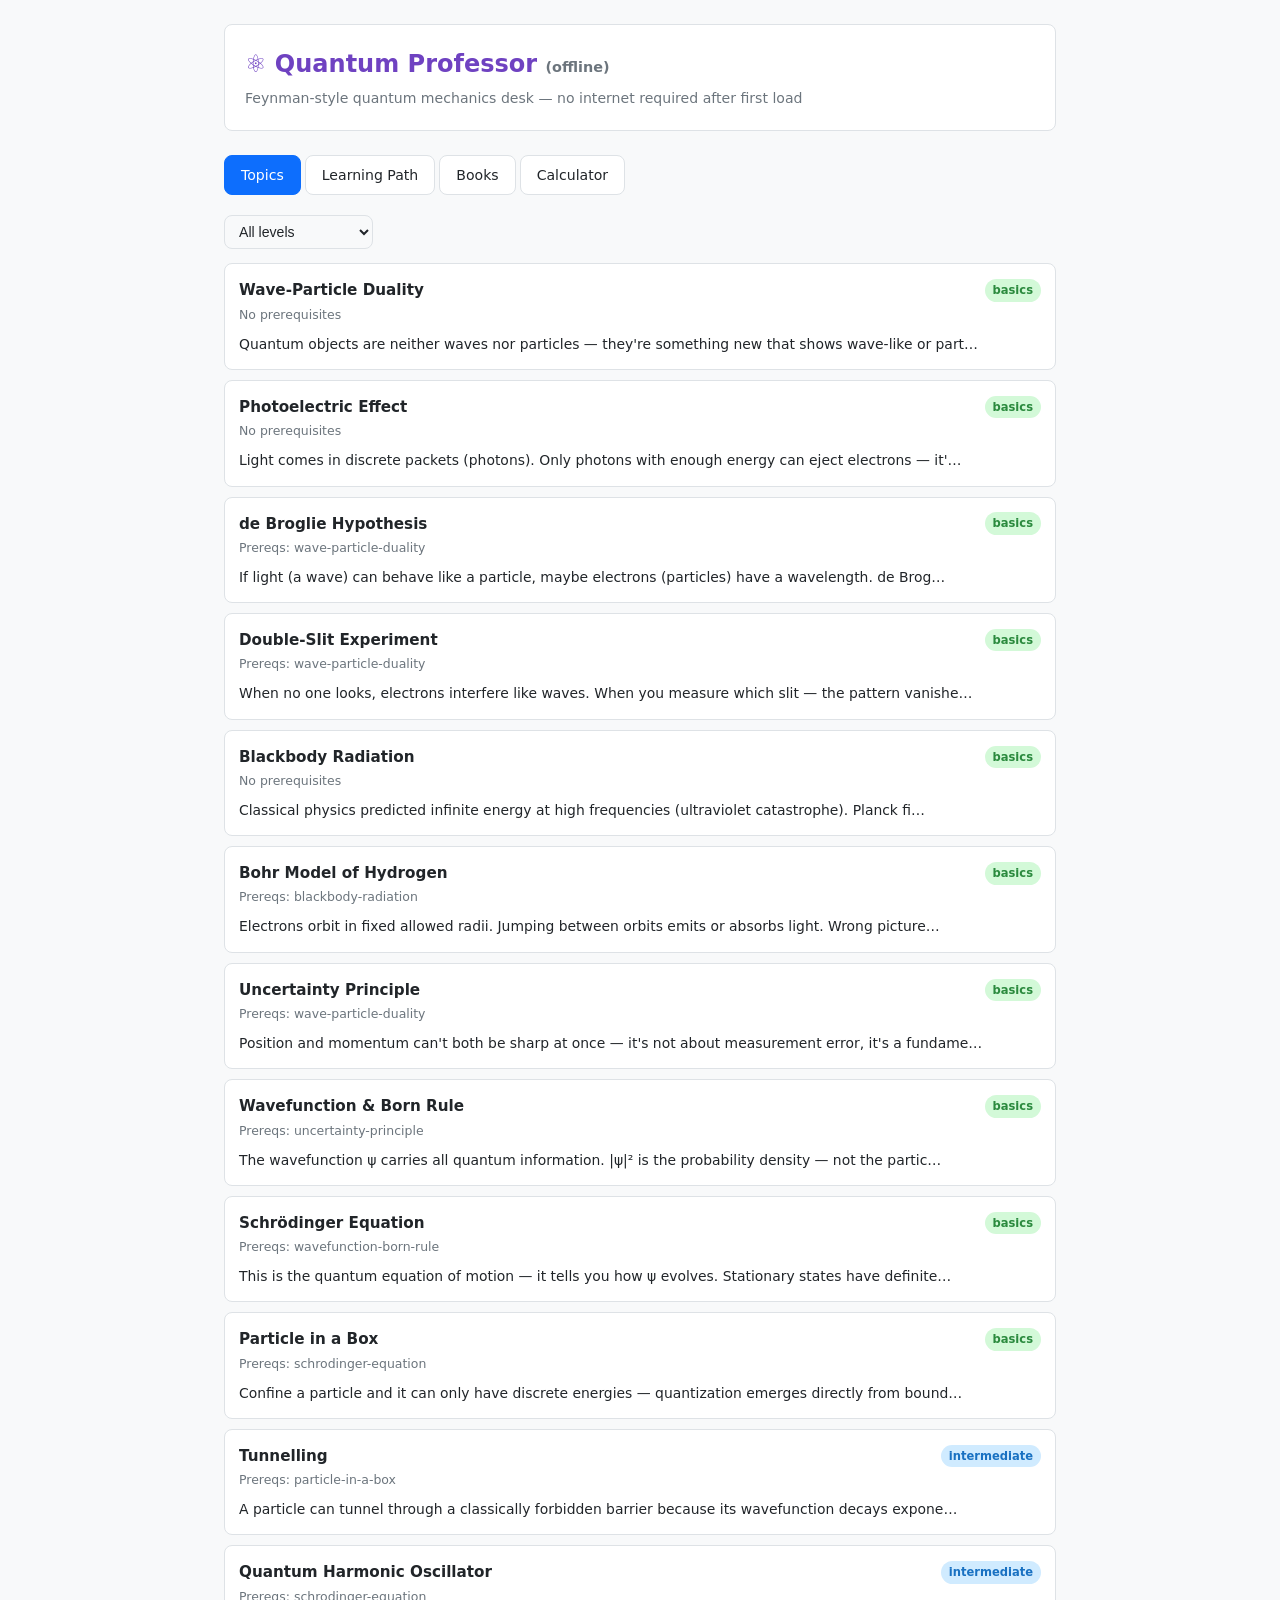
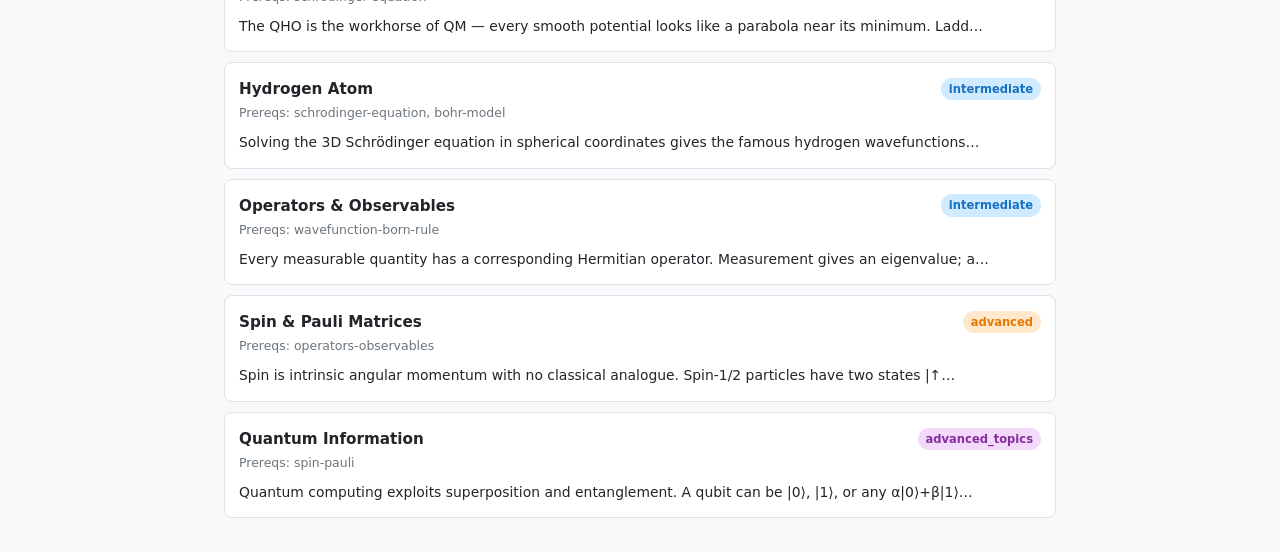
<file: quantum_prof/web/standalone.html>
<!DOCTYPE html>
<html lang="en">
<head>
<meta charset="UTF-8">
<meta name="viewport" content="width=device-width, initial-scale=1.0">
<title>Quantum Professor — Offline</title>
<style>
:root{--bg:#f8f9fa;--surface:#fff;--border:#dee2e6;--text:#212529;--muted:#6c757d;--primary:#0d6efd;--accent:#6f42c1;--code-bg:#f1f3f5;--r:8px}
@media(prefers-color-scheme:dark){:root{--bg:#1a1b1e;--surface:#25262b;--border:#373a40;--text:#c1c2c5;--muted:#909296;--primary:#4dabf7;--accent:#cc5de8;--code-bg:#2c2e33}}
*,*::before,*::after{box-sizing:border-box;margin:0;padding:0}
body{font-family:system-ui,-apple-system,sans-serif;background:var(--bg);color:var(--text);line-height:1.6;font-size:15px}
h1{font-size:1.5rem;color:var(--accent);margin-bottom:4px}
h2{font-size:1.15rem;margin:20px 0 10px;border-bottom:1px solid var(--border);padding-bottom:6px}
h3{font-size:1rem;margin:14px 0 6px;color:var(--accent)}
a{color:var(--primary)}
.container{max-width:880px;margin:0 auto;padding:24px}
.header{margin-bottom:24px;padding:20px;background:var(--surface);border-radius:var(--r);border:1px solid var(--border)}
.header p{color:var(--muted);font-size:0.88rem;margin-top:4px}
.tabs{display:flex;gap:4px;flex-wrap:wrap;margin-bottom:20px}
.tab{padding:8px 16px;border-radius:var(--r);cursor:pointer;border:1px solid var(--border);background:var(--surface);color:var(--text);font-size:0.88rem}
.tab.active{background:var(--primary);color:#fff;border-color:var(--primary)}
.panel{display:none}.panel.active{display:block}
.card{background:var(--surface);border:1px solid var(--border);border-radius:var(--r);padding:14px;margin-bottom:10px}
.card-title{font-weight:600;font-size:0.95rem}
.card-meta{font-size:0.78rem;color:var(--muted);margin-top:2px}
.card-body{margin-top:8px;font-size:0.87rem}
.badge{display:inline-block;padding:2px 8px;border-radius:20px;font-size:0.72rem;font-weight:600}
.badge-basics{background:#d3f9d8;color:#2b8a3e}
.badge-intermediate{background:#d0ebff;color:#1971c2}
.badge-advanced{background:#ffe8cc;color:#e67700}
.badge-advanced_topics{background:#f3d9fa;color:#862e9c}
@media(prefers-color-scheme:dark){
  .badge-basics{background:#1b4332;color:#74c69d}
  .badge-intermediate{background:#0f3460;color:#74c0fc}
  .badge-advanced{background:#4a2800;color:#ffa94d}
  .badge-advanced_topics{background:#2f0047;color:#da77f2}
}
select,input{padding:7px 10px;border:1px solid var(--border);border-radius:var(--r);background:var(--bg);color:var(--text);font-size:0.88rem;outline:none}
button{padding:8px 14px;border:none;border-radius:var(--r);background:var(--primary);color:#fff;font-size:0.88rem;cursor:pointer}
.result{background:var(--code-bg);border:1px solid var(--border);border-radius:var(--r);padding:12px;font-family:monospace;font-size:0.82rem;margin-top:10px;white-space:pre-wrap}
.path-step{display:flex;gap:10px;padding:8px 0;border-bottom:1px solid var(--border);align-items:flex-start}
.path-step:last-child{border-bottom:none}
.step-num{width:24px;height:24px;border-radius:50%;background:var(--primary);color:#fff;font-size:0.75rem;font-weight:700;display:flex;align-items:center;justify-content:center;flex-shrink:0}
.detail-back{margin-bottom:16px;cursor:pointer;color:var(--primary);font-size:0.88rem}
.eq{padding:6px 10px;background:var(--code-bg);border-radius:var(--r);margin:3px 0;font-family:monospace;font-size:0.85rem}
.hint{font-size:0.82rem;color:var(--muted);margin-top:6px}
.answer{display:none;margin-top:8px;padding:8px;background:var(--code-bg);border-radius:var(--r);font-size:0.83rem;font-family:monospace}
.answer.vis{display:block}
</style>
</head>
<body>
<div class="container">
<div class="header">
  <h1>⚛ Quantum Professor <small style="font-size:0.6em;color:var(--muted)">(offline)</small></h1>
  <p>Feynman-style quantum mechanics desk — no internet required after first load</p>
</div>

<div class="tabs">
  <div class="tab active" onclick="showPanel('topics')">Topics</div>
  <div class="tab" onclick="showPanel('path')">Learning Path</div>
  <div class="tab" onclick="showPanel('books')">Books</div>
  <div class="tab" onclick="showPanel('solver')">Calculator</div>
</div>

<!-- Topics panel -->
<div id="panel-topics" class="panel active">
  <div style="display:flex;gap:8px;margin-bottom:14px;flex-wrap:wrap">
    <select id="level-filter" onchange="filterTopics(this.value)">
      <option value="">All levels</option>
      <option value="basics">Basics</option>
      <option value="intermediate">Intermediate</option>
      <option value="advanced">Advanced</option>
      <option value="advanced_topics">Advanced Topics</option>
    </select>
  </div>
  <div id="topics-list"></div>
</div>

<!-- Topic detail (hidden by default) -->
<div id="panel-topic-detail" class="panel">
  <div class="detail-back" onclick="showPanel('topics')">← Back to Topics</div>
  <div id="topic-detail"></div>
</div>

<!-- Path panel -->
<div id="panel-path" class="panel">
  <div style="display:flex;gap:8px;margin-bottom:16px;flex-wrap:wrap">
    <select id="path-target" style="width:260px">
      <option value="">Select a target topic…</option>
    </select>
    <button onclick="showPath()">Compute Path</button>
  </div>
  <div id="path-result"></div>
</div>

<!-- Books panel -->
<div id="panel-books" class="panel">
  <div style="display:flex;gap:8px;margin-bottom:14px;flex-wrap:wrap">
    <select id="book-filter" onchange="filterBooks(this.value)">
      <option value="">All levels</option>
      <option value="basics">Basics</option>
      <option value="intermediate">Intermediate</option>
      <option value="advanced">Advanced</option>
      <option value="advanced_topics">Advanced Topics</option>
    </select>
  </div>
  <div id="books-list"></div>
</div>

<!-- Solver panel -->
<div id="panel-solver" class="panel">
  <div style="display:flex;gap:8px;flex-wrap:wrap;margin-bottom:12px">
    <div>
      <label style="display:block;font-size:0.8rem;color:var(--muted);margin-bottom:3px">System</label>
      <select id="calc-system" onchange="updateCalcForm()" style="width:220px">
        <option value="well">Particle in a Box</option>
        <option value="qho">Harmonic Oscillator</option>
        <option value="hydrogen">Hydrogen Level</option>
        <option value="transition">Hydrogen Transition</option>
        <option value="debroglie">de Broglie Wavelength</option>
        <option value="photon">Photon Energy</option>
        <option value="uncertainty">Uncertainty Principle</option>
      </select>
    </div>
  </div>
  <div id="calc-params" style="display:flex;gap:8px;flex-wrap:wrap;margin-bottom:12px"></div>
  <button onclick="runCalc()">Calculate</button>
  <div id="calc-result"></div>
</div>

</div><!-- /container -->

<script>
// ── Embedded data ──────────────────────────────────────────────────────────
const TOPICS = [
  {id:"wave-particle-duality",title:"Wave-Particle Duality",level:"basics",prerequisites:[],intuition:"Quantum objects are neither waves nor particles — they're something new that shows wave-like or particle-like behavior depending on how you look at them.",key_concepts:["wave-particle duality","complementarity","double-slit experiment"],key_equations:["\\lambda = h/p","E = hf"],books:["feynman-vol3","griffiths"]},
  {id:"photoelectric-effect",title:"Photoelectric Effect",level:"basics",prerequisites:[],intuition:"Light comes in discrete packets (photons). Only photons with enough energy can eject electrons — it's all-or-nothing, not about intensity.",key_concepts:["photon","work function","threshold frequency"],key_equations:["E = hf","KE_{max} = hf - \\phi"],books:["feynman-vol3","griffiths"]},
  {id:"de-broglie",title:"de Broglie Hypothesis",level:"basics",prerequisites:["wave-particle-duality"],intuition:"If light (a wave) can behave like a particle, maybe electrons (particles) have a wavelength. de Broglie proposed λ = h/p — and it was confirmed by electron diffraction!",key_concepts:["matter waves","de Broglie wavelength","electron diffraction"],key_equations:["\\lambda = h/p = h/(mv)"],books:["griffiths","feynman-vol3"]},
  {id:"double-slit",title:"Double-Slit Experiment",level:"basics",prerequisites:["wave-particle-duality"],intuition:"When no one looks, electrons interfere like waves. When you measure which slit — the pattern vanishes. Observation itself disturbs the quantum state.",key_concepts:["interference","which-path information","measurement"],key_equations:["d\\sin\\theta = m\\lambda"],books:["feynman-vol3"]},
  {id:"blackbody-radiation",title:"Blackbody Radiation",level:"basics",prerequisites:[],intuition:"Classical physics predicted infinite energy at high frequencies (ultraviolet catastrophe). Planck fixed it by quantizing energy: E = nhf.",key_concepts:["Planck hypothesis","ultraviolet catastrophe","Wien's law"],key_equations:["E = nhf","\\lambda_{max}T = 2.898\\times10^{-3}\\text{ m·K}"],books:["griffiths","feynman-vol3"]},
  {id:"bohr-model",title:"Bohr Model of Hydrogen",level:"basics",prerequisites:["blackbody-radiation"],intuition:"Electrons orbit in fixed allowed radii. Jumping between orbits emits or absorbs light. Wrong picture, right energy levels.",key_concepts:["quantized orbits","energy levels","Rydberg formula"],key_equations:["E_n = -13.6/n^2\\text{ eV}","r_n = n^2 a_0"],books:["griffiths","townsend"]},
  {id:"uncertainty-principle",title:"Uncertainty Principle",level:"basics",prerequisites:["wave-particle-duality"],intuition:"Position and momentum can't both be sharp at once — it's not about measurement error, it's a fundamental property of waves. The more localized a wave, the more spread in frequency.",key_concepts:["Heisenberg uncertainty","complementary variables","wave packets"],key_equations:["\\Delta x\\,\\Delta p \\geq \\hbar/2","\\Delta E\\,\\Delta t \\geq \\hbar/2"],books:["griffiths","feynman-vol3"]},
  {id:"wavefunction-born-rule",title:"Wavefunction & Born Rule",level:"basics",prerequisites:["uncertainty-principle"],intuition:"The wavefunction ψ carries all quantum information. |ψ|² is the probability density — not the particle itself, but the probability of finding it.",key_concepts:["wavefunction","Born rule","normalization","probability density"],key_equations:["|\\psi(x)|^2 dx = \\text{probability in }dx","\\int|\\psi|^2 dx = 1"],books:["griffiths","shankar"]},
  {id:"schrodinger-equation",title:"Schrödinger Equation",level:"basics",prerequisites:["wavefunction-born-rule"],intuition:"This is the quantum equation of motion — it tells you how ψ evolves. Stationary states have definite energy; time dependence is e^{-iEt/ℏ}.",key_concepts:["time-dependent TDSE","time-independent TISE","stationary states","energy eigenstates"],key_equations:["i\\hbar\\partial_t\\psi = \\hat{H}\\psi","-\\frac{\\hbar^2}{2m}\\psi'' + V\\psi = E\\psi"],books:["griffiths","shankar"]},
  {id:"particle-in-a-box",title:"Particle in a Box",level:"basics",prerequisites:["schrodinger-equation"],intuition:"Confine a particle and it can only have discrete energies — quantization emerges directly from boundary conditions. E_n ∝ n². The ground state has zero-point energy.",key_concepts:["infinite square well","quantization","zero-point energy","nodes"],key_equations:["E_n = \\frac{n^2\\pi^2\\hbar^2}{2mL^2}","\\psi_n = \\sqrt{2/L}\\sin(n\\pi x/L)"],books:["griffiths","feynman-vol3"]},
  {id:"step-barrier-tunneling",title:"Tunnelling",level:"intermediate",prerequisites:["particle-in-a-box"],intuition:"A particle can tunnel through a classically forbidden barrier because its wavefunction decays exponentially (doesn't hit zero) inside the barrier.",key_concepts:["tunnelling","evanescent wave","transmission coefficient"],key_equations:["T \\approx e^{-2\\kappa L}","\\kappa = \\sqrt{2m(V_0-E)}/\\hbar"],books:["griffiths","shankar"]},
  {id:"harmonic-oscillator",title:"Quantum Harmonic Oscillator",level:"intermediate",prerequisites:["schrodinger-equation"],intuition:"The QHO is the workhorse of QM — every smooth potential looks like a parabola near its minimum. Ladder operators a± make it algebraically elegant.",key_concepts:["ladder operators","zero-point energy","Hermite polynomials"],key_equations:["E_n = \\hbar\\omega(n+\\tfrac{1}{2})","\\hat{H} = \\hbar\\omega(a^+a^- + \\tfrac{1}{2})"],books:["griffiths","shankar","sakurai"]},
  {id:"hydrogen-atom",title:"Hydrogen Atom",level:"intermediate",prerequisites:["schrodinger-equation","bohr-model"],intuition:"Solving the 3D Schrödinger equation in spherical coordinates gives the famous hydrogen wavefunctions — characterized by n, l, m quantum numbers.",key_concepts:["spherical harmonics","radial wavefunctions","quantum numbers n,l,m"],key_equations:["E_n = -13.6/n^2\\text{ eV}","\\psi_{nlm}(r,\\theta,\\phi) = R_{nl}(r)Y_l^m(\\theta,\\phi)"],books:["griffiths","shankar","cohen-tannoudji"]},
  {id:"operators-observables",title:"Operators & Observables",level:"intermediate",prerequisites:["wavefunction-born-rule"],intuition:"Every measurable quantity has a corresponding Hermitian operator. Measurement gives an eigenvalue; afterwards the state collapses to the eigenstate.",key_concepts:["Hermitian operators","eigenvalues","expectation values","measurement postulate"],key_equations:["\\langle A\\rangle = \\langle\\psi|\\hat{A}|\\psi\\rangle","\\hat{p} = -i\\hbar\\partial_x"],books:["griffiths","shankar"]},
  {id:"spin-pauli",title:"Spin & Pauli Matrices",level:"advanced",prerequisites:["operators-observables"],intuition:"Spin is intrinsic angular momentum with no classical analogue. Spin-1/2 particles have two states |↑⟩ and |↓⟩. Pauli matrices σ_x, σ_y, σ_z generate rotations.",key_concepts:["spin-1/2","Pauli matrices","spinors","Stern-Gerlach"],key_equations:["\\sigma_x = \\begin{pmatrix}0&1\\\\1&0\\end{pmatrix}","S = \\hbar\\sigma/2"],books:["griffiths","sakurai","shankar"]},
  {id:"quantum-information",title:"Quantum Information",level:"advanced_topics",prerequisites:["spin-pauli"],intuition:"Quantum computing exploits superposition and entanglement. A qubit can be |0⟩, |1⟩, or any α|0⟩+β|1⟩. Gates are unitary matrices.",key_concepts:["qubit","superposition","entanglement","quantum gates"],key_equations:["|\\psi\\rangle = \\alpha|0\\rangle + \\beta|1\\rangle","H = \\frac{1}{\\sqrt{2}}\\begin{pmatrix}1&1\\\\1&-1\\end{pmatrix}"],books:["nielsen-chuang"]},
];

const BOOKS = [
  {id:"feynman-vol3",title:"The Feynman Lectures on Physics, Vol. III",authors:["Feynman","Leighton","Sands"],level:"basics",why_read:"Feynman's own voice — unmatched physical intuition and no-nonsense explanations. Free online."},
  {id:"griffiths",title:"Introduction to Quantum Mechanics",authors:["Griffiths","Schroeter"],level:"basics",why_read:"The most widely used undergraduate QM textbook. Clear, readable, excellent problems."},
  {id:"shankar",title:"Principles of Quantum Mechanics",authors:["Shankar"],level:"intermediate",why_read:"Mathematically rigorous with superb exposition. Covers linear algebra needed for QM before diving in."},
  {id:"sakurai",title:"Modern Quantum Mechanics",authors:["Sakurai","Napolitano"],level:"advanced",why_read:"Starts with spin and Dirac notation — a refreshing approach for those who want the modern formalism first."},
  {id:"nielsen-chuang",title:"Quantum Computation and Quantum Information",authors:["Nielsen","Chuang"],level:"advanced_topics",why_read:"The definitive reference for quantum computing and information theory."},
  {id:"cohen-tannoudji",title:"Quantum Mechanics (2 vols)",authors:["Cohen-Tannoudji","Diu","Laloë"],level:"intermediate",why_read:"Encyclopedic and thorough — excellent as a reference with solved complements after each chapter."},
  {id:"townsend",title:"A Modern Approach to Quantum Mechanics",authors:["Townsend"],level:"basics",why_read:"Like Sakurai but at undergraduate level — begins with spin rather than waves."},
];

// ── Navigation ─────────────────────────────────────────────────────────────
function showPanel(name) {
  document.querySelectorAll('.panel').forEach(p => p.classList.remove('active'));
  document.querySelectorAll('.tab').forEach(t => t.classList.remove('active'));
  document.getElementById('panel-' + name).classList.add('active');
  const tabs = document.querySelectorAll('.tab');
  const map = {topics:0, path:1, books:2, solver:3};
  if (map[name] !== undefined) tabs[map[name]].classList.add('active');
}

// ── Topics ─────────────────────────────────────────────────────────────────
function filterTopics(level) {
  const filtered = level ? TOPICS.filter(t => t.level === level) : TOPICS;
  renderTopics(filtered);
}

function renderTopics(topics) {
  document.getElementById('topics-list').innerHTML = topics.map(t => `
    <div class="card" style="cursor:pointer" onclick="showTopicDetail('${t.id}')">
      <div style="display:flex;justify-content:space-between;align-items:center">
        <span class="card-title">${t.title}</span>
        <span class="badge badge-${t.level}">${t.level}</span>
      </div>
      <div class="card-meta">${t.prerequisites.length ? 'Prereqs: ' + t.prerequisites.join(', ') : 'No prerequisites'}</div>
      <div class="card-body">${t.intuition.slice(0,100)}…</div>
    </div>
  `).join('');
}

function showTopicDetail(id) {
  const t = TOPICS.find(x => x.id === id);
  if (!t) return;
  document.getElementById('topic-detail').innerHTML = `
    <div style="display:flex;justify-content:space-between;align-items:center;margin-bottom:12px">
      <h2 style="border:none;margin:0">${t.title}</h2>
      <span class="badge badge-${t.level}">${t.level}</span>
    </div>
    ${t.prerequisites.length ? `<p><strong>Prerequisites:</strong> ${t.prerequisites.map(p => `<a href="#" onclick="showTopicDetail('${p}');return false">${p}</a>`).join(', ')}</p>` : ''}
    <h3>Intuition</h3><p>${t.intuition}</p>
    <h3>Key Concepts</h3><ul>${t.key_concepts.map(c => `<li>${c}</li>`).join('')}</ul>
    <h3>Key Equations</h3>${t.key_equations.map(eq => `<div class="eq">${eq}</div>`).join('')}
    <h3>Recommended Books</h3><p>${t.books.join(', ')}</p>
    <div style="margin-top:16px">
      <button onclick="showPanel('topics')" style="background:var(--surface);color:var(--text);border:1px solid var(--border)">← Back</button>
      <button onclick="computePathTo('${t.id}')" style="margin-left:8px">Learning Path</button>
    </div>
  `;
  showPanel('topic-detail');
}

// ── Path ───────────────────────────────────────────────────────────────────
function populatePathSelect() {
  const sel = document.getElementById('path-target');
  TOPICS.forEach(t => {
    const opt = document.createElement('option');
    opt.value = t.id; opt.textContent = t.title;
    sel.appendChild(opt);
  });
}

function computePathTo(targetId) {
  document.getElementById('path-target').value = targetId;
  showPanel('path');
  showPath();
}

function showPath() {
  const targetId = document.getElementById('path-target').value;
  if (!targetId) { document.getElementById('path-result').innerHTML = '<p style="color:var(--muted)">Select a topic above.</p>'; return; }
  const path = computeLearningPath(targetId);
  document.getElementById('path-result').innerHTML = `
    <p style="color:var(--muted);margin-bottom:12px">${path.length} steps</p>
    ${path.map((id, i) => {
      const t = TOPICS.find(x => x.id === id);
      if (!t) return '';
      return `<div class="path-step">
        <div class="step-num">${i+1}</div>
        <div>
          <div style="font-weight:600;cursor:pointer" onclick="showTopicDetail('${t.id}')">${t.title}</div>
          <div style="font-size:0.78rem;color:var(--muted)">${t.level}</div>
        </div>
      </div>`;
    }).join('')}
  `;
}

function computeLearningPath(topicId) {
  const visited = new Set(), visiting = new Set(), path = [];
  function visit(id) {
    if (visited.has(id) || visiting.has(id)) return;
    visiting.add(id);
    const t = TOPICS.find(x => x.id === id);
    if (t) t.prerequisites.forEach(visit);
    visiting.delete(id);
    visited.add(id);
    path.push(id);
  }
  visit(topicId);
  return path;
}

// ── Books ──────────────────────────────────────────────────────────────────
function filterBooks(level) {
  const filtered = level ? BOOKS.filter(b => b.level === level) : BOOKS;
  renderBooks(filtered);
}

function renderBooks(books) {
  document.getElementById('books-list').innerHTML = books.map(b => `
    <div class="card">
      <div style="display:flex;justify-content:space-between;align-items:flex-start">
        <span class="card-title">${b.title}</span>
        <span class="badge badge-${b.level}" style="margin-left:8px;flex-shrink:0">${b.level}</span>
      </div>
      <div class="card-meta">${b.authors.join(', ')}</div>
      <div class="card-body">${b.why_read}</div>
    </div>
  `).join('');
}

// ── Calculator ─────────────────────────────────────────────────────────────
const HBAR = 1.0545718176461565e-34, H = 6.62607015e-34, C = 299792458,
      ME = 9.1093837015e-31, EV = 1.602176634e-19, RYD = 13.605693122994;

const CALC_FORMS = {
  well: [{id:'n',label:'n (quantum number)',val:'1'},{id:'L',label:'L (well width, m)',val:'1e-9'}],
  qho:  [{id:'n',label:'n',val:'0'},{id:'omega',label:'ω (rad/s)',val:'1e14'}],
  hydrogen: [{id:'n',label:'n',val:'1'}],
  transition: [{id:'ni',label:'n_i (initial)',val:'3'},{id:'nf',label:'n_f (final)',val:'2'}],
  debroglie: [{id:'m',label:'mass (kg)',val:'9.109e-31'},{id:'v',label:'speed (m/s)',val:'1e6'}],
  photon: [{id:'wl',label:'wavelength (nm)',val:'500'}],
  uncertainty: [{id:'dx',label:'Δx (m)',val:'1e-10'}],
};

function updateCalcForm() {
  const sys = document.getElementById('calc-system').value;
  const fields = CALC_FORMS[sys] || [];
  document.getElementById('calc-params').innerHTML = fields.map(f => `
    <div>
      <label style="display:block;font-size:0.78rem;color:var(--muted);margin-bottom:3px">${f.label}</label>
      <input id="cf-${f.id}" value="${f.val}" style="width:150px">
    </div>
  `).join('');
}

function gv(id) { return parseFloat(document.getElementById('cf-'+id)?.value || 0); }

function runCalc() {
  const sys = document.getElementById('calc-system').value;
  let result = {};
  try {
    if (sys==='well') {
      const n=gv('n'), L=gv('L'), E=Math.pow(n*Math.PI*HBAR,2)/(2*ME*L*L);
      result={n,L_nm:L*1e9,energy_eV:+(E/EV).toFixed(6),formula:"E_n = n²π²ℏ²/(2mL²)"};
    } else if (sys==='qho') {
      const n=gv('n'), omega=gv('omega'), E=HBAR*omega*(n+0.5);
      result={n,omega,energy_J:E,energy_eV:+(E/EV).toFixed(6),formula:"E_n = ℏω(n+½)"};
    } else if (sys==='hydrogen') {
      const n=gv('n'), E=-RYD/(n*n);
      result={n,energy_eV:+E.toFixed(6),formula:"E_n = -13.606/n² eV"};
    } else if (sys==='transition') {
      const ni=gv('ni'), nf=gv('nf'), dE=Math.abs(-RYD/(nf*nf)+RYD/(ni*ni));
      const wl=H*C/(dE*EV)*1e9;
      result={n_i:ni,n_f:nf,delta_eV:+dE.toFixed(4),wavelength_nm:+wl.toFixed(2)};
    } else if (sys==='debroglie') {
      const m=gv('m'), v=gv('v'), wl=H/(m*v);
      result={mass_kg:m,speed_m_s:v,wavelength_m:wl,wavelength_pm:+(wl*1e12).toFixed(4),formula:"λ = h/(mv)"};
    } else if (sys==='photon') {
      const wl=gv('wl'), E=H*C/(wl*1e-9*EV);
      result={wavelength_nm:wl,energy_eV:+E.toFixed(4),formula:"E = hc/λ"};
    } else if (sys==='uncertainty') {
      const dx=gv('dx'), dp=HBAR/(2*dx);
      result={delta_x_m:dx,min_delta_p_kgms:dp,formula:"Δx·Δp ≥ ℏ/2"};
    }
  } catch(e) { result={error:e.message}; }
  document.getElementById('calc-result').innerHTML = `<div class="result">${JSON.stringify(result,null,2)}</div>`;
}

// ── Init ───────────────────────────────────────────────────────────────────
renderTopics(TOPICS);
renderBooks(BOOKS);
populatePathSelect();
updateCalcForm();
</script>
</body>
</html>
</file>
